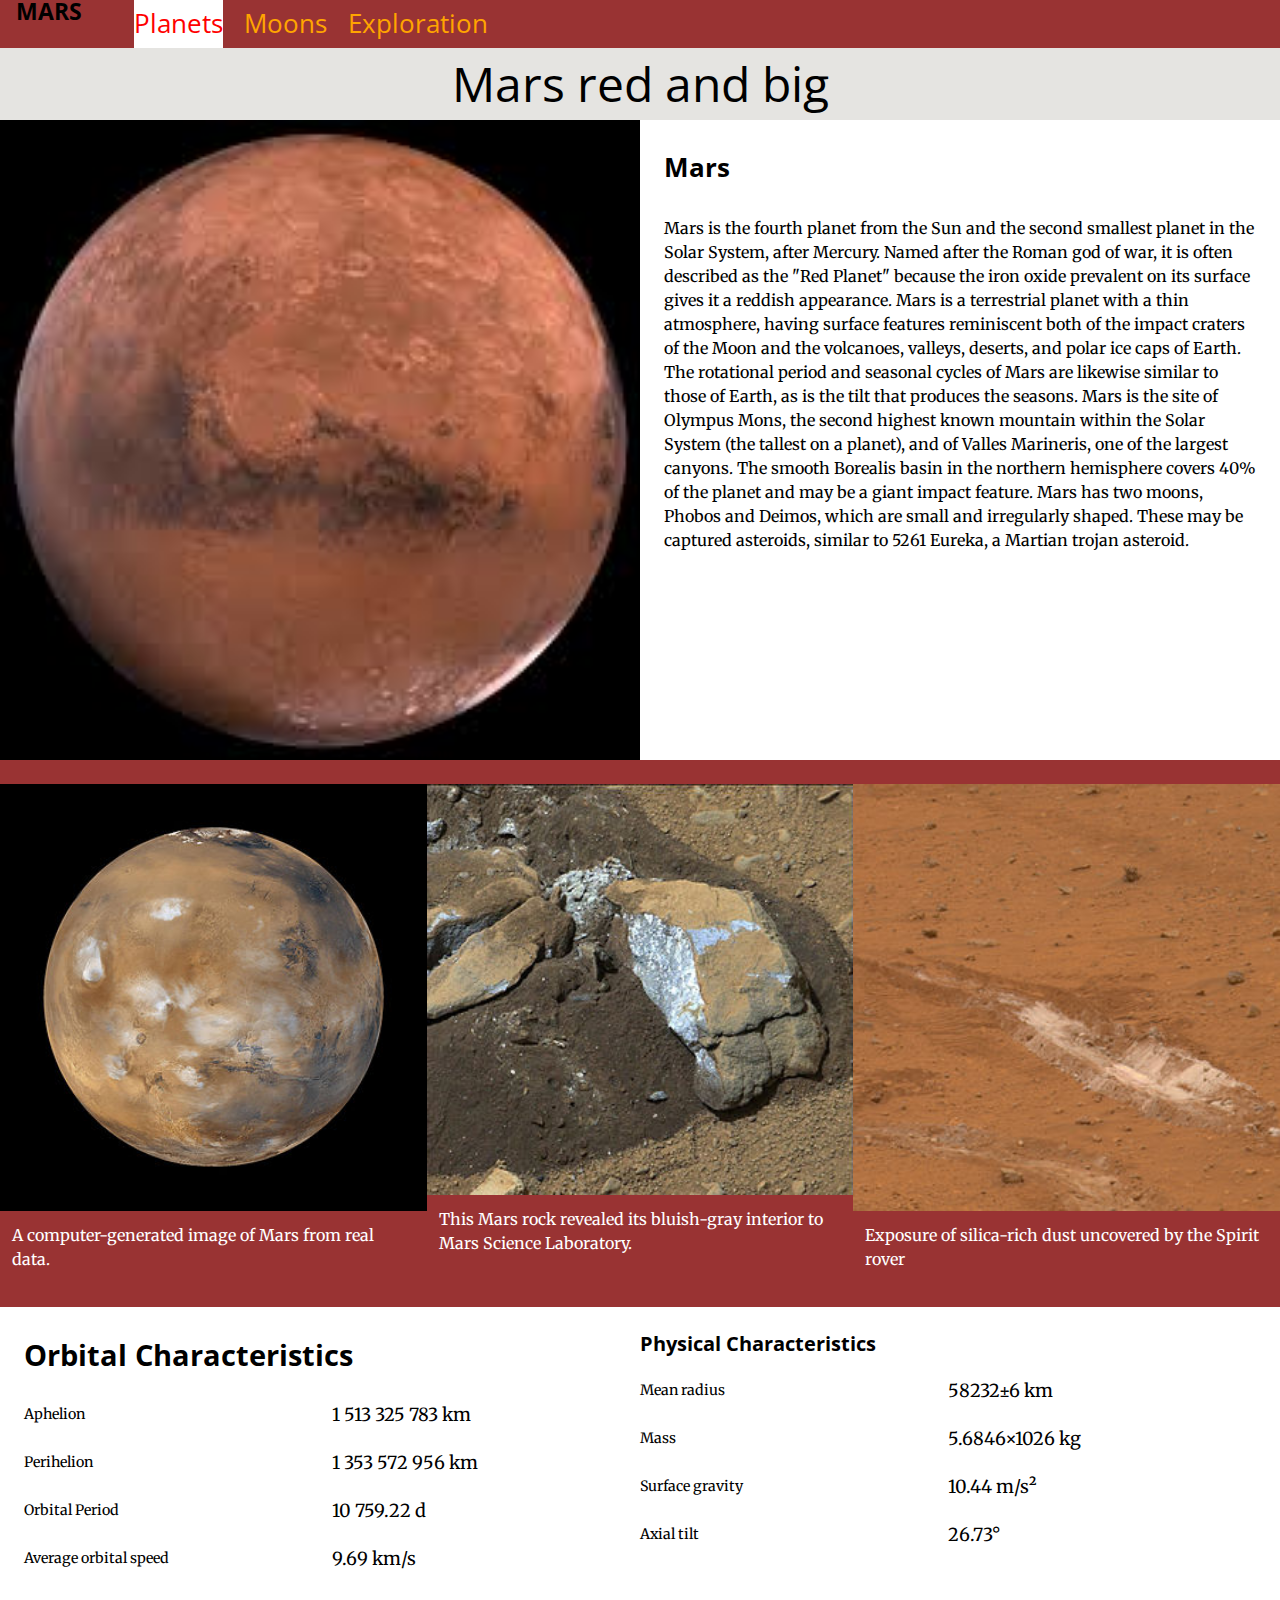
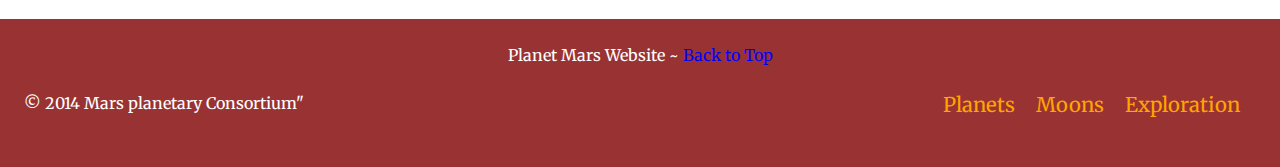
<file: index.html>
<!DOCTYPE html>
<html lang="en-ca">
<head>
  <meta charset="utf-8">
  <title>Planet Mars Website</title>
  <meta name="viewport" content="width=device-width,initial-scale=1">
    <link href="http://fonts.googleapis.com/css?family=Merriweather:400,700|Open+Sans:400italic,400,600" rel="stylesheet">
    <link href="css/grid.css" rel="stylesheet">
    <link href="css/main.css" rel="stylesheet">
    <link href="css/typography.css" rel="stylesheet">
</head>
<body>
    
    <ul class="skip-links">
        <li><a href="#navrole">Skip to navigation</a></li>
        <li><a href="#main">Skip to main content</a></li>
        <li><a href="#footer">Skip to footer</a></li>
    </ul>
    
    <header role="banner" id="top" class="masthead">
        <div class="background">
<h1 class="tera"> MARS </h1>
    <nav role= "navigation " id="navrole" class="unit gutter-1-2 unit-xs-1 unit-s-1 unit-m-2-3 unit-l-2-3">
    <ul class="nav brand-family push-0"> 
        <li><a class="peta nav-current" href="index.html">Planets</a></li>
        <li> <a class="peta" href="moons.html">Moons</a></li>
        <li> <a class="peta" href="exploration.html">Exploration</a></li>
        </ul>
    </nav>
        </div>
    </header>
     
    <main role="main" id="main">   
    <div class="headlineintro">
        <p class= "push-0  brand-family "> Mars red and big</p> 
        </div>
    
    <div class="grid">
    <div class= "unit unit-xs-1 unit-s-1 unit-m-1-2 unit-l-1-2"><img src="images/mars.jpeg" alt="mars"></div>
   <div class= "unit island unit-xs-1 unit-s-1 unit-m-1-2 unit-l-1-2"> 
       <h2> Mars</h2>    
    <p> Mars is the fourth planet from the Sun and the second smallest planet in the Solar System, after Mercury. Named after the Roman god of war, it is often described as the "Red Planet" because the iron oxide prevalent on its surface gives it a reddish appearance. Mars is a terrestrial planet with a thin atmosphere, having surface features reminiscent both of the impact craters of the Moon and the volcanoes, valleys, deserts, and polar ice caps of Earth. The rotational period and seasonal cycles of Mars are likewise similar to those of Earth, as is the tilt that produces the seasons. Mars is the site of Olympus Mons, the second highest known mountain within the Solar System (the tallest on a planet), and of Valles Marineris, one of the largest canyons. The smooth Borealis basin in the northern hemisphere covers 40% of the planet and may be a giant impact feature. Mars has two moons, Phobos and Deimos, which are small and irregularly shaped. These may be captured asteroids, similar to 5261 Eureka, a Martian trojan asteroid.</p>
        </div>
        </div>
        
    <div class="grid background-1 pad-top">
        
        <div class="unit unit-offset-xs-0 grid-middle unit-xs-1 unit-m-1-3 unit-l-1-3"> 
        <figure> <img src="images/mars2.jpg" alt="mars">
        <figcaption class="kilo island-half white-color">A computer-generated image of Mars from real data.</figcaption>
            </figure>
        </div>
  
        <div class="unit unit-offset-xs-0 grid-middle unit-xs-1 unit-m-1-3 unit-l-1-3">
            <figure> <img src="images/mars3.jpg" alt="mars"> 
            <figcaption class="kilo island-half white-color">This Mars rock revealed its bluish-gray interior to Mars Science Laboratory.</figcaption>
            </figure>
        </div>
    
        <div class="unit unit-offset-xs-0 grid-middle unit-xs-1 unit-m-1-3 unit-l-1-3">
        <figure><img src="images/mars4.jpg" alt="mars">    
            <figcaption class="kilo island-half white-color">Exposure of silica-rich dust uncovered by the Spirit rover
            </figcaption>
        </figure>
        </div>
    </div>
    </main>
    
    <aside role="complementary">
    <div class= "grid background-2 gutter pad-t pad-b">
        <div class="unit unit-xs-1 unit-s-1 unit-m-1-2 unit-l-1-2">
            
    <h3 class="exa">Orbital Characteristics</h3> 
      <dl>
                <dt class="milli">Aphelion</dt>
                <dd class="mega">1 513 325 783 km</dd>
                <dt class="milli">Perihelion</dt>
                <dd class="mega">1 353 572 956 km</dd>
                <dt class="milli">Orbital Period</dt>
                <dd class="mega">10 759.22 d</dd>
                <dt class="milli">Average orbital speed</dt>
                <dd class="mega">9.69 km/s</dd>
            </dl>
        </div>
        
        <div class="unit unit-xs-1 unit-s-1 unit-m-1-2 unit-l-1-2">
         <h2 class="giga">Physical Characteristics</h2>
        
            <dl>
                <dt class="milli">Mean radius</dt>
                <dd class="mega">58232±6 km</dd>
                <dt class="milli">Mass</dt>
                <dd class="mega">5.6846×1026 kg</dd>
                <dt class="milli">Surface gravity</dt>
                <dd class="mega">10.44 m/s²</dd>
                <dt class="milli">Axial tilt</dt>
                <dd class="mega">26.73°</dd>
            </dl>
        
        </div>
    </div>
    </aside>
    
    <footer role="contentinfo" id="footer" class="island 1-2 white-color">
         <p> Planet Mars Website ~<a href="#top"> Back to Top</a></p>
        <div class="grid">  
         <p class="unit copyright unit-xs-1 unit-s-1 unit-m-1-2 unit-l-1-2"> © 2014 Mars planetary Consortium" </p>
        <nav class= "unit unit-xs-1 unit-s-1 unit-m-1-2 unit-l-1-2">
        <ul class="nav nav-footer"> 
        <li class="giga"><a href="index.html">Planets</a></li>
        <li class="giga"><a href="moons.html">Moons</a></li>
        <li class="giga"><a href="#">Exploration</a></li>
        </ul>
        </nav>
        </div>
    </footer>  
</body>
</html>
</file>
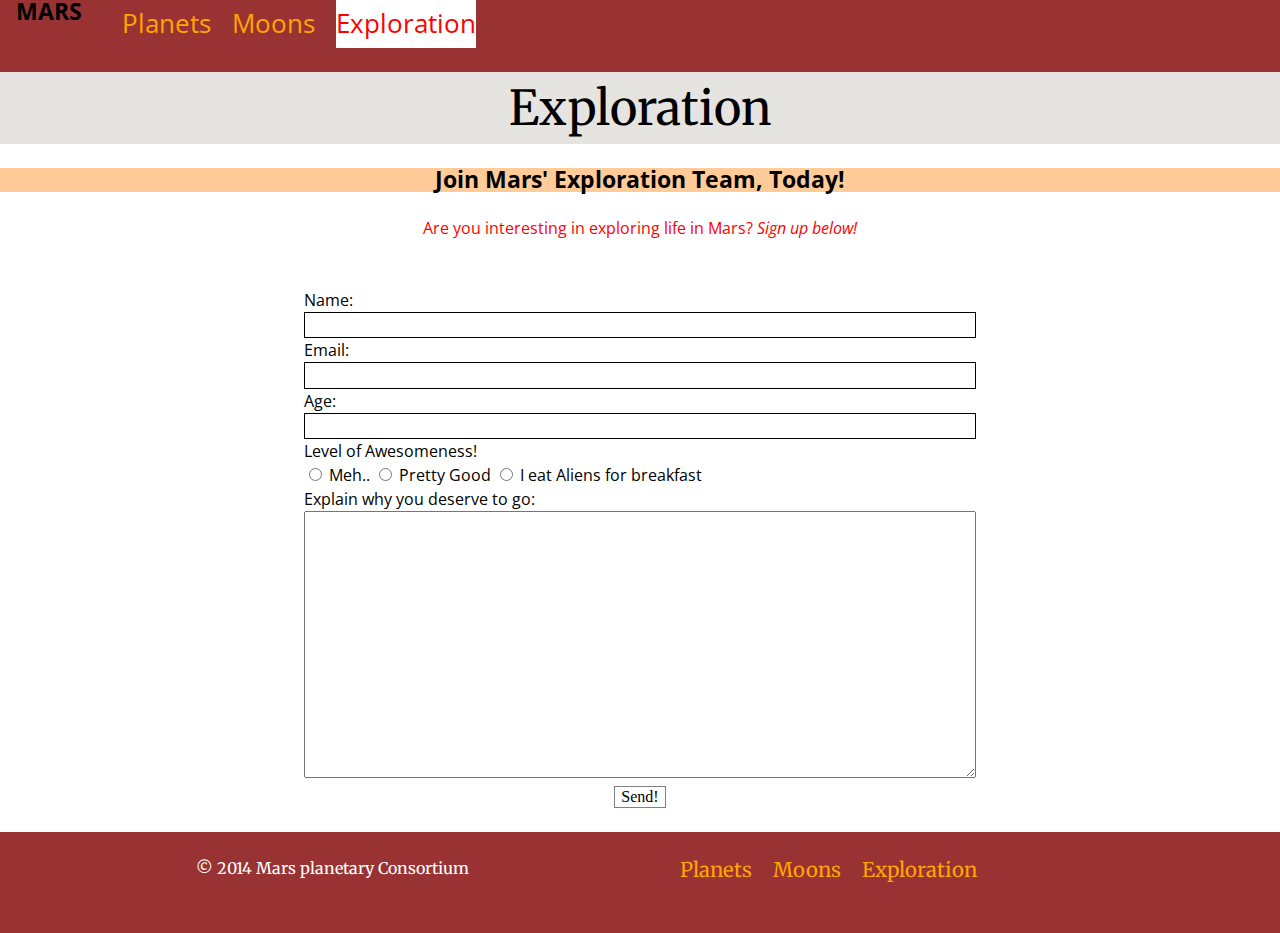
<file: exploration.html>
<!DOCTYPE html>
<html lang="en-ca">
<head>
  <meta charset="utf-8">
  <title>Planet Website Mars</title>
  <meta name="viewport" content="width=device-width,initial-scale=1">
    <link href="http://fonts.googleapis.com/css?family=Merriweather:400,700|Open+Sans:400italic,400,600" rel="stylesheet">
    <link href="css/grid.css" rel="stylesheet">
    <link href="css/main.css" rel="stylesheet">
    <link href="css/typography.css" rel="stylesheet">
</head>
<body>
     <ul class="skip-links">
        <li><a href="#navrole">Skip to navigation</a></li>
        <li><a href="#main">Skip to main content</a></li>
        <li><a href="#footer">Skip to footer</a></li>
        </ul>
    <header role="banner" id="top" class="masthead">
        
        <div class="background">
    
    <h1 class="tera"> MARS </h1>
            
    <nav role= "navigation" id="navrole">
        <ul class="nav  brand-family "> 
        <li> <a class="peta" href="index.html">Planets</a></li>
        <li> <a class="peta" href="moons.html">Moons</a></li>
        <li> <a class="peta nav-current" href="exploration.html">Exploration</a></li>
        </ul>
    </nav>
    
        </div>
    </header>
        
        <div class="headlineintro">
        <p> Exploration</p> 
        </div>
        
        <div class="background-2">
        <h2 class="ex-headline tera"> Join Mars' Exploration Team, Today!</h2>

        <p class="parrafo brand-family">Are you interesting in exploring life in Mars? <em> Sign up below!</em></p>
        <form method="post">
        <div class="island medium brand-family">
            <div class=> 
            <label for="name"> Name:</label>
            <input id="name" class="wboxes">
        </div>
        
        <div>
            <label for="email"> Email:</label>
            <input type="email" id="email" class="wboxes">
        </div>
        
            <div>
              <label for="age"> Age:</label>
             <input type="number" id="age" class="wboxes">
            </div>
        
        <div>
            <label for="awesomeness"> Level of Awesomeness!</label>
        </div>
        
            <div>
            <span class="radio">
             <input type= "radio" id="ok">
             <label for="ok">Meh..</label>
            </span>
            
            
            
            <span class="radio">
             <input type="radio" id="good">
             <label for="good">Pretty Good</label>
            </span>
        
            <span class="radio">
            <input type="radio" id="amaze" name="level-of-awesomeness">
            <label for="amaze">I eat Aliens for breakfast</label>
            </span>
            </div>
            
        <div>
            <label for="explain"> Explain why you deserve to go:</label>
             <textarea type="explainbox" id="explainbox"> </textarea>
        </div>
        
        <div class="parrafo">
            <button action="thankyou.html" type="submit"> Send!</button>
        </div>
        </div>
        </div>
        </form>
        
        
    
    
    <footer role="contentinfo" id="footer" class="island 1-2 white-color">
        <div class="grid">
            <p class="unit unit-xs-1 unit-s-1 unit-m-1-2 unit-l-1-2"> © 2014 Mars planetary Consortium </p>
            <nav class= "unit unit-xs-1 unit-s-1 unit-m-1-2 unit-l-1-2">
            <ul class="nav"> 
            <li class="giga"><a href="index.html">Planets</a></li>
            <li class="giga"><a href="moons.html">Moons</a></li>
            <li class="giga"><a href="#">Exploration</a></li>
        </ul>
        </nav>
        </div>
    </footer>   
</body>
</html>
</file>
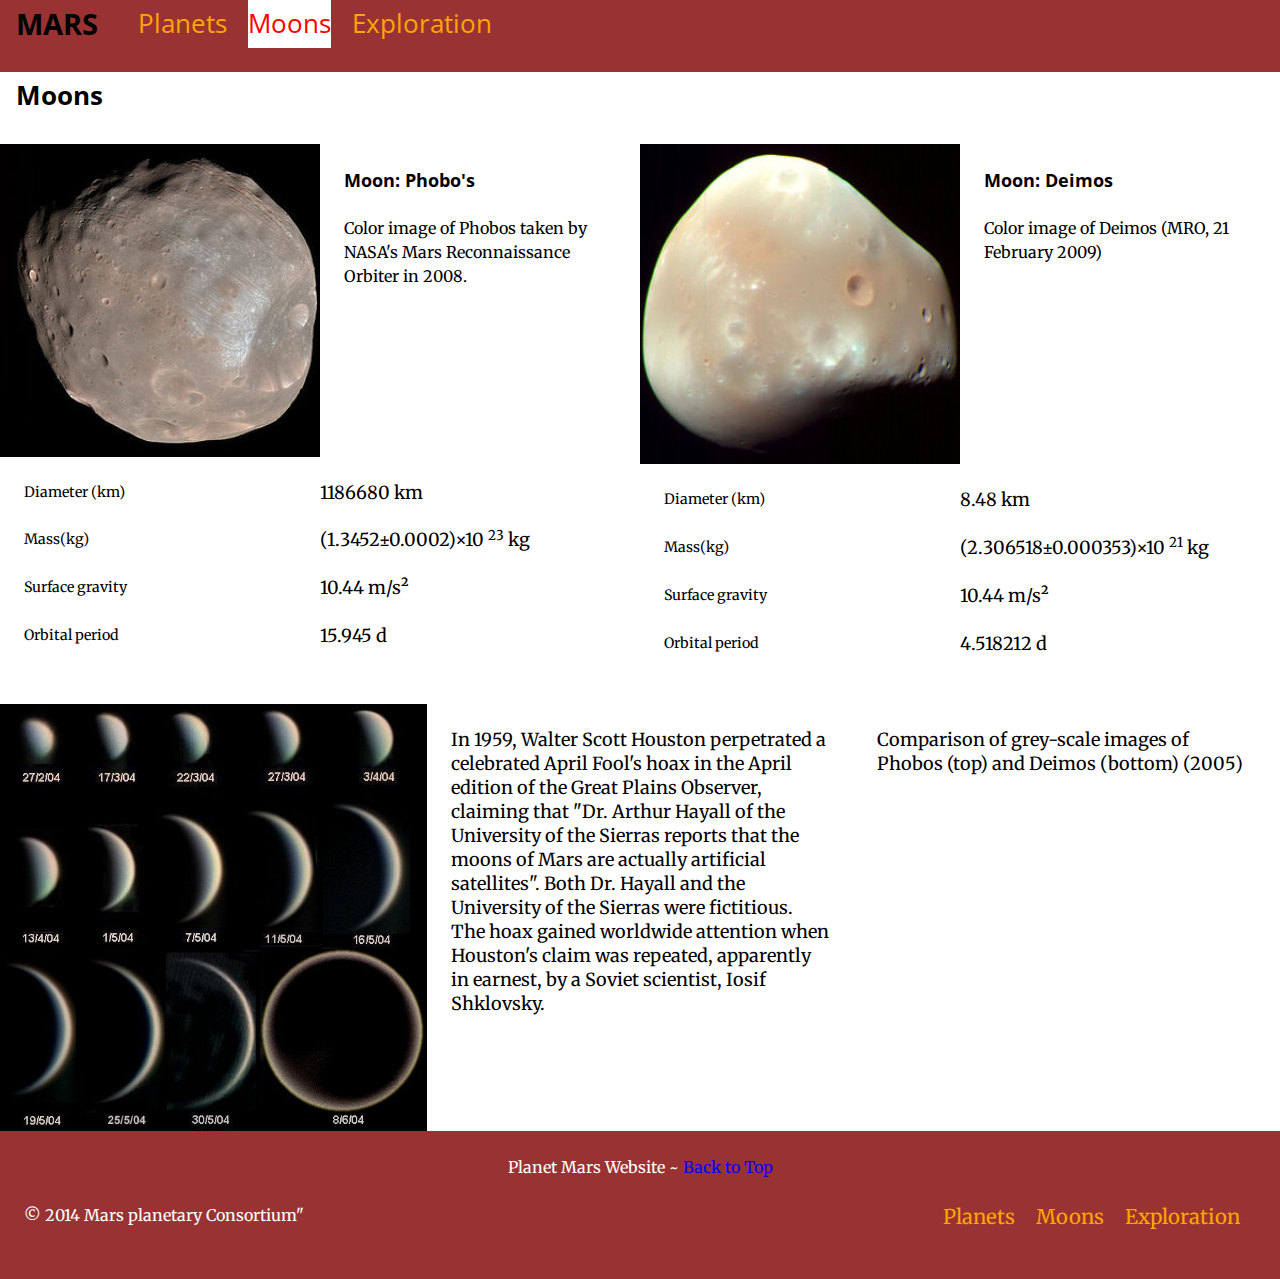
<file: moons.html>
<!DOCTYPE html>
<html lang="en-ca">
<head>
  <meta charset="utf-8">
  <title>Planet Mars Website</title>
  <meta name="viewport" content="width=device-width,initial-scale=1">
    <link href="http://fonts.googleapis.com/css?family=Merriweather:400,700|Open+Sans:400italic,400,600" rel="stylesheet">
    <link href="css/grid.css" rel="stylesheet">
    <link href="css/main.css" rel="stylesheet">
    <link href="css/typography.css" rel="stylesheet">
</head>
<body>
      <ul class="skip-links">
        <li><a href="#navrole">Skip to navigation</a></li>
        <li><a href="#main">Skip to main content</a></li>
        <li><a href="#footer">Skip to footer</a></li>
        </ul>
    <header role="banner" id="top" class="masthead">
        <div class="background">
            <h1> MARS </h1>
    <nav role= "navigation" id="navrole">
    <ul class="nav brand-family "> 
        <li> <a class="peta" href="index.html">Planets</a></li>
        <li> <a class="peta nav-current" href="moons.html">Moons</a></li>
        <li> <a class="peta" href="exploration.html">Exploration</a></li>
        </ul>
    </nav>
        </div>
    </header>
    
    <main role="main" id="main">
          <h2 class=moontitle> Moons</h2>
    
        <div class="grid"> 
            <div class= "unit unit-xs-1 unit-s-1 unit-m-1-2 unit-l-1-2">
                <div class="grid">
        <div class="unit unit-xs-1 unit-s-1 unit-m-1 unit-l-1-2">
    
                <img src="images/moon.jpg" alt="Mar's moon"> 
        </div>
        
        <div class="unit island unit-xs-1 unit-s-1 unit-m-1 unit-l-1-2 "> 
            <h3 class= "mega"> Moon: Phobo's</h3>
        <p>Color image of Phobos taken by NASA's Mars Reconnaissance Orbiter in 2008.       </p>
        </div>
                    
              </div>
            <dl class="push-0 island">
                <dt class="milli">Diameter (km)</dt>
                <dd class="mega">
                    <data>1186680 km</data>
                </dd>
                <dt class="milli">Mass(kg)</dt>
                <dd class="mega">
                    <data>(1.3452±0.0002)×10 <sup>23</sup> kg</data>
                </dd>
                <dt class="milli">Surface gravity</dt>
                <dd class="mega">
                    <data>10.44 m/s²</data>
                </dd>
                <dt class="milli">Orbital period</dt>
                <dd class="mega">
                    <data>15.945 d</data>
                </dd>
            </dl>                     
            </div>
    
            <div class="unit unit-xs-1 unit-s-1 unit-m-1-2 unit-l-1-2">
                <div class="grid">
        <div class="unit unit-xs-1 unit-s-1 unit-m-1 unit-l-1-2">
                <img src="images/moon2.jpg" alt="Mar's moon 2">
         </div>
        
        <div class= "unit island unit-xs-1 unit-s-1 unit-m-1 unit-l-1-2">
                <h3  class= "mega"> Moon: Deimos</h3>    
                <p>Color image of Deimos (MRO, 21 February 2009)   </p>
            </div>
                </div>
                
                      <dl class="push-0 island">
                <dt class="milli">Diameter (km)</dt>
                <dd class="mega">
                    <data>8.48 km</data>
                </dd>
                <dt class="milli">Mass(kg)</dt>
                <dd class="mega">
                    <data>(2.306518±0.000353)×10 <sup>21</sup> kg</data>
                </dd>
                <dt class="milli">Surface gravity</dt>
                <dd class="mega">
                    <data>10.44 m/s²</data>
                </dd>
                <dt class="milli">Orbital period</dt>
                <dd class="mega">
                    <data>4.518212 d</data>
                </dd>
            </dl>
        </div>  
        </div>
        </main>
    
    <aside role="complementary">
    <div class=" grid background-2 pad-top">
    <div class="unit unit-xs-1 unit-s-1 unit-m-1 unit-l-1-3">
  <img src="images/phasesmars.jpg" alt="phasesmars">
              </div>
        
        <p class="unit mega island unit-xs-1 unit-s-1 unit-m-1 unit-l-1-3">In 1959, Walter Scott Houston perpetrated a celebrated April Fool's hoax in the April edition of the Great Plains Observer, claiming that "Dr. Arthur Hayall of the University of the Sierras reports that the moons of Mars are actually artificial satellites". Both Dr. Hayall and the University of the Sierras were fictitious. The hoax gained worldwide attention when Houston's claim was repeated, apparently in earnest, by a Soviet scientist, Iosif Shklovsky.</p>
        
        <p class= "unit mega island unit-xs-1 unit-s-1 unit-m-1 unit-l-1-3">Comparison of grey-scale images of Phobos (top) and Deimos (bottom) (2005)</p>
    </div>
    </aside>
     

  
     <footer role="contentinfo" id="footer" class="island 1-2  white-color">
         <p> Planet Mars Website ~<a href="#top"> Back to Top</a></p>
        <div class="grid">
         <p class="unit copyright unit-xs-1 unit-s-1 unit-m-1-2 unit-l-1-2"> © 2014 Mars planetary Consortium" </p>
        <nav class= "unit unit-xs-1 unit-s-1 unit-m-1-2 unit-l-1-2">
        <ul class="nav nav-footer"> 
        <li class="giga"><a href="index.html">Planets</a></li>
        <li class="giga"><a href="moons.html">Moons</a></li>
        <li class="giga"><a href="#">Exploration</a></li>
        </ul>
        </nav>
        </div>
    </footer>
    </body>
</html>
</file>
<file: css/grid.css>
.grid {
  margin: 0;
  padding: 0;
  letter-spacing: -0.31em;
  text-rendering: optimizespeed;
  display: -webkit-flex;
  -webkit-flex-flow: row wrap;
  display: -ms-flexbox;
  -ms-flex-flow: row wrap;
}

.grid-bottom {
  -webkit-align-items: flex-end;
  -ms-align-items: flex-end;
}

.grid-middle {
  -webkit-align-items: center;
  -ms-align-items: center;
}

.opera-only :-o-prefocus, .grid {
  word-spacing: -0.43em;
}

.unit {
  letter-spacing: normal;
  text-rendering: auto;
  vertical-align: top;
  word-spacing: normal;
  display: inline-block;
  visibility: visible;
}

.grid-bottom .unit {
  vertical-align: bottom;
}

.grid-middle .unit {
  vertical-align: middle;
}

.unit-xs-hidden {
  display: none;
  visibility: hidden;
}

.unit-xs-1 {
  display: block;
  visibility: visible;
  width: 100%;
}

.unit-offset-xs-0 {
  margin-left: 0;
}

.unit-xs-1-2 {
  width: 50.0000%;
}

.unit-offset-xs-1-2 {
  margin-left: 50.0000%;
}

.unit-xs-1-3 {
  width: 33.3333%;
}

.unit-offset-xs-1-3 {
  margin-left: 33.3333%;
}

.unit-xs-2-3 {
  width: 66.6667%;
}

.unit-offset-xs-2-3 {
  margin-left: 66.6667%;
}

.unit-xs-1-4 {
  width: 25.0000%;
}

.unit-offset-xs-1-4 {
  margin-left: 25.0000%;
}

.unit-xs-3-4 {
  width: 75.0000%;
}

.unit-offset-xs-3-4 {
  margin-left: 75.0000%;
}

.unit-xs-1-2,.unit-xs-1-3,.unit-xs-2-3,.unit-xs-1-4,.unit-xs-3-4 {
  display: inline-block;
  visibility: visible;
}

@media only screen and (min-width: 25em) {

.unit-s-hidden {
  display: none;
  visibility: hidden;
}

.unit-s-1 {
  display: block;
  visibility: visible;
  width: 100%;
}

.unit-offset-s-0 {
  margin-left: 0;
}

.unit-s-1-2 {
  width: 50.0000%;
}

.unit-offset-s-1-2 {
  margin-left: 50.0000%;
}

.unit-s-1-3 {
  width: 33.3333%;
}

.unit-offset-s-1-3 {
  margin-left: 33.3333%;
}

.unit-s-2-3 {
  width: 66.6667%;
}

.unit-offset-s-2-3 {
  margin-left: 66.6667%;
}

.unit-s-1-4 {
  width: 25.0000%;
}

.unit-offset-s-1-4 {
  margin-left: 25.0000%;
}

.unit-s-3-4 {
  width: 75.0000%;
}

.unit-offset-s-3-4 {
  margin-left: 75.0000%;
}

.unit-s-1-2,.unit-s-1-3,.unit-s-2-3,.unit-s-1-4,.unit-s-3-4 {
  display: inline-block;
  visibility: visible;
}

}

@media only screen and (min-width: 38em) {

.unit-m-hidden {
  display: none;
  visibility: hidden;
}

.unit-m-1 {
  display: block;
  visibility: visible;
  width: 100%;
}

.unit-offset-m-0 {
  margin-left: 0;
}

.unit-m-1-2 {
  width: 50.0000%;
}

.unit-offset-m-1-2 {
  margin-left: 50.0000%;
}

.unit-m-1-3 {
  width: 33.3333%;
}

.unit-offset-m-1-3 {
  margin-left: 33.3333%;
}

.unit-m-2-3 {
  width: 66.6667%;
}

.unit-offset-m-2-3 {
  margin-left: 66.6667%;
}

.unit-m-1-4 {
  width: 25.0000%;
}

.unit-offset-m-1-4 {
  margin-left: 25.0000%;
}

.unit-m-3-4 {
  width: 75.0000%;
}

.unit-offset-m-3-4 {
  margin-left: 75.0000%;
}

.unit-m-1-2,.unit-m-1-3,.unit-m-2-3,.unit-m-1-4,.unit-m-3-4 {
  display: inline-block;
  visibility: visible;
}

}

@media only screen and (min-width: 60em) {

.unit-l-hidden {
  display: none;
  visibility: hidden;
}

.unit-l-1 {
  display: block;
  visibility: visible;
  width: 100%;
}

.unit-offset-l-0 {
  margin-left: 0;
}

.unit-l-1-2 {
  width: 50.0000%;
}

.unit-offset-l-1-2 {
  margin-left: 50.0000%;
}

.unit-l-1-3 {
  width: 33.3333%;
}

.unit-offset-l-1-3 {
  margin-left: 33.3333%;
}

.unit-l-2-3 {
  width: 66.6667%;
}

.unit-offset-l-2-3 {
  margin-left: 66.6667%;
}

.unit-l-1-4 {
  width: 25.0000%;
}

.unit-offset-l-1-4 {
  margin-left: 25.0000%;
}

.unit-l-3-4 {
  width: 75.0000%;
}

.unit-offset-l-3-4 {
  margin-left: 75.0000%;
}

.unit-l-1-2,.unit-l-1-3,.unit-l-2-3,.unit-l-1-4,.unit-l-3-4 {
  display: inline-block;
  visibility: visible;
}

}
</file>
<file: css/main.css>
@-moz-viewport { width: device-width; scale: 1; }
@-ms-viewport { width: device-width; scale: 1; }
@-o-viewport { width: device-width; scale: 1; }
@-webkit-viewport { width: device-width; scale: 1; }
@viewport { width: device-width; scale: 1; }

html {
  margin: 0;
  padding: 0;
  box-sizing: border-box;

  
  -moz-text-size-adjust: 100%;
  -ms-text-size-adjust: 100%;
  -webkit-text-size-adjust: 100%;
  text-size-adjust: 100%;
}


@media only screen and (min-width 60) {
    html {
        font-size:  110%;
    }
    
}

@media only screen and (min-width 90) {
    html {
        font-size: 120%;
    }
}

@media only screen and (min-width 120) {
    html:{
        font-size: 130%;
    }
}
*, *:before, *:after {
  box-sizing: inherit;
}

body {
  margin: 0;
  padding: 0;
}

img {
  display: block;
  width: 100%;
}
   h1{
    text-align: center;
    font-size:3rem;
    margin-top: 0rem;
    }

    .nav{
        color: #6074D9;
        font-size: 1.2rem;
        font-size: 1.2rem;
    }
 
.nav a,
.nav a:link,
.nav a:visited {
    display: block;
    
    color: orange;
    text-decoration:none;
}

.nav a:hover,
.nav a:focus,
.nav a:active,
.nav .nav-current:link,
.nav .nav-current:visited {
    background-color: white;
    color: red;
}
    
    
header{
     background-color: #993333;
     overflow: hidden;
 }


.headlineintro{
    width: 100%;
    background-color: #e5e4e1;
    text-align: center;
    font-size: 3rem;
}

h1{
    padding-left: 1rem;
}

.moontitle{
    padding-left: 1rem;
}

a:link, a:visited, a:hover{
    text-decoration: none; 
    color: blue;
}

a:focus{ 
    outline: 6px solid black
}

.skip-links {
    margin: 0;
    padding: 0;
    list-style-type: none;
}

.skip-links a{
    position: absolute;
    top: -3em;
    background-color: red;
    color: #fff;
    padding: 0.5em 0.75em;
    font-weight: bold;
}

.skip-links a:focus {
    top:0;
}

footer{ 
    text-align: center;
    background-color: 	#993333;
    list-style-type: none;
}
.background-1{
    background-color: #993333;
}
    
.background-2{
    background-color:#red ; 
}

label{
    display: block;
}

input + label{
    display: inline-flex;
}

.radio{
    white-space: nowrap;
}

form{
    max-width: 45em;
    margin: 0 auto;
}
.wboxes{ 
    border: 1px solid;
    font-size: 1em;
    font-family: sans-serif;
    background-color: white;
    padding: .2em;
    width: 100%
}
.parrafo{
    text-align: center;
    color: red;
}

textarea{
    width: 100%;
    height: 20em;
}
.ex-headline{
    width: 100%;
    text-align: center;
    font-size: 1rem;
    background-color: #FFCC99;
    
}

h8{
    text-align: center;
    padding: 4rem;
}

.white-color{
    color: white;
}
button{ 
    font-size: 1em;
    border: 1px solid grey;
    font-family: Verdana;
    background-color: white;
    font-weight: 200; 
    padding: 0.5 0.75em;
}

input + labe{
    display: inline-block;
    font-family: sans-serif;
}




@media only screen and (min-width:25em) {
    
 .nav li{
     display: inline-block;  
     margin-right: 1rem;
}
    .nav{
        text-align: center;
        
    }
    
    .nav-footer{
        text-align: center;
    }
    
    .copyright{ 
        text-align: center;
    }
}

@media only screen and (min-width:38em) {
    
    h1{ 
        float: left;
    }
    .nav{
    float: left;
    }
    .nav-footer{
        float: right;
    }
    
    .footer{
        text-align: right;
    }
    
    .copyright{ 
        text-align: left;
    }

}


@media only screen and ( min-width: 60em) {
    
      .nav-footer{
        text-align: right;
    }
    
    .copyright{ 
        text-align: left;
    }
     .nav-footer{
        float: right;
    }
    
    dd{
        float: left;
        width: 50%;
    }
    dt{
        float: left;
        width: 50%;
    }
    
}
</file>
<file: css/typography.css>
@charset "utf-8";

@-moz-viewport { width: device-width; scale: 1; }
@-ms-viewport { width: device-width; scale: 1; }
@-o-viewport { width: device-width; scale: 1; }
@-webkit-viewport { width: device-width; scale: 1; }
@viewport { width: device-width; scale: 1; }

* {
	-moz-box-sizing: border-box;
	-webkit-box-sizing: border-box;
	box-sizing: border-box;
}

html {
	-moz-text-size-adjust: 100%;
	-ms-text-size-adjust: 100%;
	-webkit-text-size-adjust: 100%;
	text-size-adjust: 100%;
    
    font-size: 100%;
}

img {
	width: 100%;
    display: block;
}

html {
  font: normal 100%/1.5  "Merriweather",serif;
}

h1, h2, h3, h4, h5, h6,
p, ul, ol, dl, dd, figure,
blockquote, details, hr,
fieldset, pre, table {
  margin: 0 0 1.5rem;
}

.yotta {
  font-size: 2.2807rem;
  line-height: 1.3154;
}

.zetta {
  font-size: 2.0273rem;
  line-height: 1.4798;
}

h1, .exa {
  font-size: 1.8020rem;
  line-height: 1.6648;
}

h2, .peta {
  font-size: 1.6018rem;
  line-height: 1.8729;
}

h3, .tera {
  font-size: 1.4238rem;
  line-height: 1.0535;
}

h4, .giga {
  font-size: 1.2656rem;
  line-height: 1.1852;
}

h5, .mega {
  font-size: 1.1250rem;
  line-height: 1.3333;
}

h6, .kilo {
  font-size: 1.0000rem;
  line-height: 1.5000;
}

small, .milli {
  font-size: 0.8889rem;
  line-height: 1.6875;
}

.micro {
  font-size: 0.7901rem;
  line-height: 1.8984;
}

sub,
sup {
  font-size: 75%;
  line-height: 1px;
  position: relative;
  vertical-align: baseline;
}

sup {
  top: -0.5em;
}

sub {
  bottom: -0.25em;
}

.push {
  margin-bottom: 1.5rem;
}

.push-none, .push-0 {
  margin-bottom: 0;
}

.push-double, .push-2 {
  margin-bottom: 3.0000rem;
}

.push-half, .push-1-2 {
  margin-bottom: 0.7500rem;
}

.pad-top, .pad-t {
  padding-top: 1.5rem;
}

.pad-bottom, .pad-b {
  padding-bottom: 1.5rem;
}

.pad-top-double, .pad-t-2 {
  padding-top: 3.0000rem;
}

.pad-bottom-double, .pad-b-2 {
  padding-bottom: 3.0000rem;
}

.pad-top-half, .pad-t-1-2 {
  padding-top: 0.7500rem;
}

.pad-bottom-half, .pad-b-1-2 {
  padding-bottom: 0.7500rem;
}

.island {
  padding: 1.5rem;
}

.island-half, .island-1-2 {
  padding: 0.7500rem;
}

.island-double, .island-2 {
  padding: 3.0000rem;
}

.gutter {
  padding-left: 1.5rem;
  padding-right: 1.5rem;
}

.gutter-half, .gutter-1-2 {
  padding-left: 0.7500rem;
  padding-right: 0.7500rem;
}

.gutter-double, .gutter-2 {
  padding-left: 3.0000rem;
  padding-right: 3.0000rem;
}

h1, h2, h3, h4, h5, h6,
    .brand-family {
    font-family: "Open Sans", sans-serif;
}
</file>
